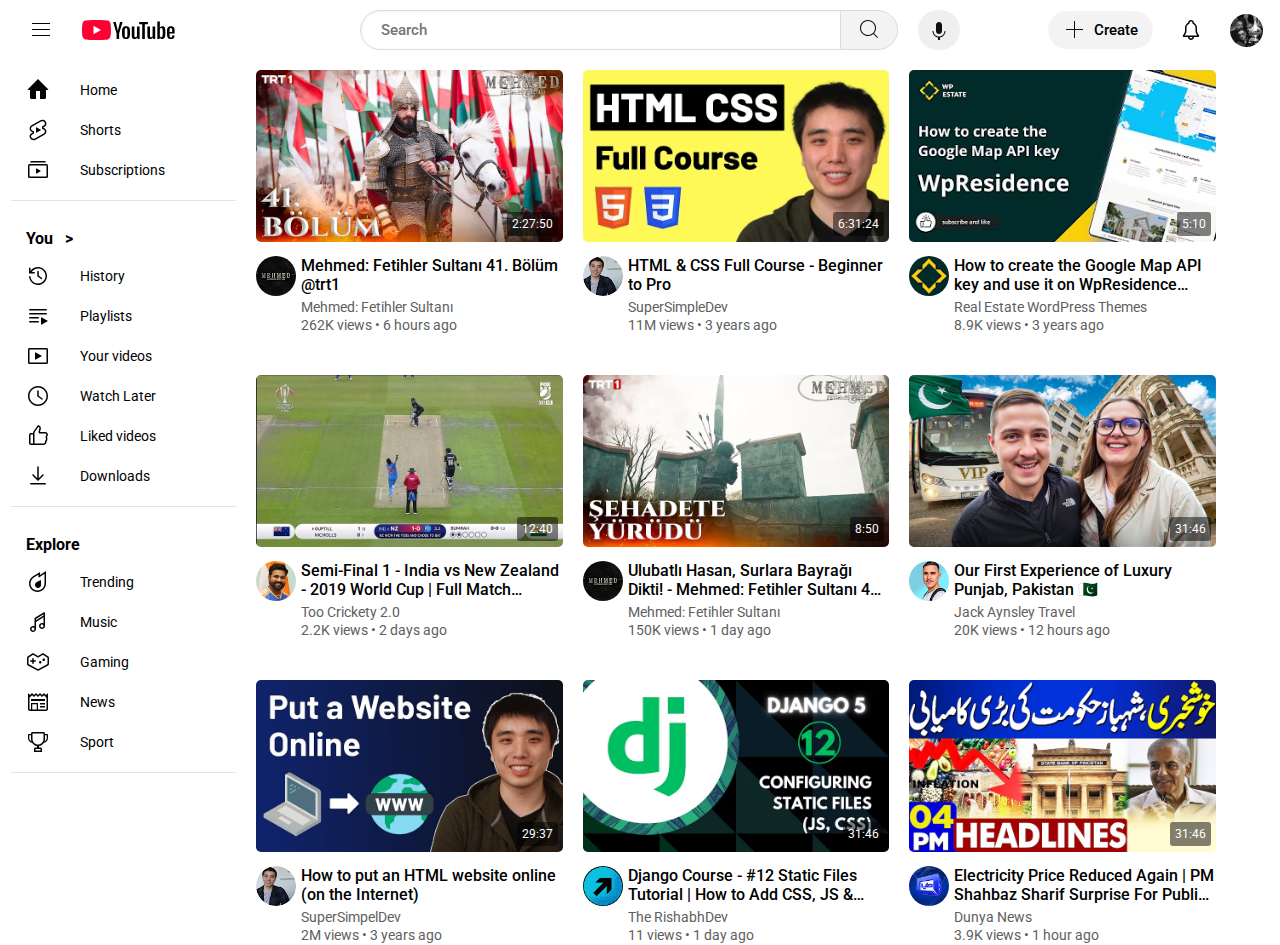
<file: index.html>
<!DOCTYPE html>
<html>

<head>
    <link rel="stylesheet" href="Style.css">
    <link rel="stylesheet" href="Header.css">
    <link rel="stylesheet" href="sidebar.css">
    <link rel="stylesheet" href="mediaQuery.css">
    <title>Youtube Clone with HTML and CSS</title>
    <link rel="preconnect" href="https://fonts.googleapis.com">
    <link rel="preconnect" href="https://fonts.gstatic.com" crossorigin>
    <link href="https://fonts.googleapis.com/css2?family=Roboto:ital,wght@0,100..900;1,100..900&display=swap"
        rel="stylesheet">
</head>

<body>
    <header>
        <div class="left-section">
            <img class="hamburger-menu" src="icons/Hamburger.svg">
            <img src="icons/Youtube Logo.svg">
        </div>
        <div class="middle-section">
            <input class="search-bar" type="search" placeholder="Search">
            <button class="search-button" type="submit"><img src="icons/search.svg"></button>
            <div class="tooltip">
                <button class="search-mic-button"><img src="icons/mic.svg">
                </button>
                <p class="tooltip-text">Search with your voice</p>
            </div>
        </div>
        <div class="right-section">
            <div class="right-inner-section">
                <div class="create-button">
                    <img src="icons/plus.svg">
                    <p>Create</p>
                </div>
                <div class="tooltip">
                    <img class="notification-icon" src="icons/bell .svg">
                    <p class="tooltip-text ">Notification</p>
                </div>
                <img src="Images/Channel Profile.jpg">
            </div>
        </div>
    </header>
    <!-- Sidebar-->
    <nav>
        <div class="sidebar">
            <div class="sidebar-inner-section">
                <div class="sidebar-icon-list">
                    <img src="icons/home.svg">
                    <p>Home</p>
                </div>
                <div class="sidebar-icon-list">
                    <img src="icons/short.svg">
                    <p>Shorts</p>
                </div>
                <div class="sidebar-icon-list">
                    <img src="icons/subscription.svg">
                    <p>Subscriptions</p>

                </div>
            </div>

            <div class="sidebar-inner-section">
                <div class="sidebar-icon-list sidebar-icon-list-title">
                    <p>You &nbsp; &gt;</p>
                </div>
                <div class="sidebar-icon-list">
                    <img src="icons/history.svg">
                    <p>History</p>
                </div>
                <div class="sidebar-icon-list">
                    <img src="icons/playlist.svg">
                    <p>Playlists</p>
                </div>
                <div class="sidebar-icon-list">
                    <img src="icons/your videos.svg">
                    <p>Your videos</p>
                </div>
                <div class="sidebar-icon-list">
                    <img src="icons/watch later.svg">
                    <p>Watch Later</p>
                </div>
                <div class="sidebar-icon-list">
                    <img src="icons/liked videos.svg">
                    <p>Liked videos</p>
                </div>
                <div class="sidebar-icon-list">
                    <img src="icons/download.svg">
                    <p>Downloads</p>
                </div>
            </div>
            <div class="sidebar-inner-section">
                <div class="sidebar-icon-list sidebar-icon-list-title">
                    <p>Explore</p>
                </div>
                <div class="sidebar-icon-list">
                    <img src="icons/trending.svg">
                    <p>Trending</p>
                </div>
                <div class="sidebar-icon-list">
                    <img src="icons/music.svg">
                    <p>Music</p>
                </div>
                <div class="sidebar-icon-list">
                    <img src="icons/gaming.svg">
                    <p>Gaming</p>
                </div>
                <div class="sidebar-icon-list">
                    <img src="icons/news.svg">
                    <p>News</p>
                </div>
                <div class="sidebar-icon-list">
                    <img src="icons/sport.svg">
                    <p>Sport</p>
                </div>
            </div>
        </div>
    </nav>
    <!-- Sidebar End-->
    <div class="video-page">
        <!-- Youtube video 1 -->
        <div class="youtube-video">

            <div class="video-thumbnail">
                <img src="Images/thumbnail 1.avif">
                <p class="youtube-video-time">2:27:50</p>
            </div>
            <div class="video-details">
                <div class="video-author-img">
                    <img src="Images/channels1.jpg">
                </div>
                <div class="video-info">
                    <p class="video-info-title"> Mehmed: Fetihler Sultanı 41. Bölüm @trt1</p>
                    <p class="video-info-sub-title">Mehmed: Fetihler Sultanı </p>
                    <p class="video-info-sub-title">262K views &#x2022; 6 hours ago</p>
                </div>
            </div>
        </div>

        <!-- Youtube Video 1 End -->

        <!-- Youtube video 2 -->
        <div class="youtube-video">

            <div class="video-thumbnail">
                <img src="Images/thumbnail 2.avif">
                <p class="youtube-video-time">6:31:24</p>
            </div>
            <div class="video-details">
                <div class="video-author-img">
                    <img src="Images/channels2.jpg">
                </div>
                <div class="video-info">
                    <p class="video-info-title"> HTML & CSS Full Course - Beginner to Pro</p>
                    <p class="video-info-sub-title">SuperSimpleDev </p>
                    <p class="video-info-sub-title">11M views &#x2022; 3 years ago</p>
                </div>
            </div>
        </div>
        <!-- Youtube Video 2 End -->
        <!-- Youtube video 3 -->
        <div class="youtube-video">

            <div class="video-thumbnail">
                <img src="Images/thumbnail 3.avif">
                <p class="youtube-video-time">5:10</p>
            </div>
            <div class="video-details">
                <div class="video-author-img">
                    <img src="Images/channels3.jpg">
                </div>
                <div class="video-info">
                    <p class="video-info-title"> How to create the Google Map API key and use it on WpResidence
                        theme</p>
                    <p class="video-info-sub-title">Real Estate WordPress Themes</p>
                    <p class="video-info-sub-title">8.9K views &#x2022; 3 years ago</p>
                </div>
            </div>
        </div>
        <!-- Youtube Video 3 End -->

        <!-- Youtube video 4 -->
        <div class="youtube-video">

            <div class="video-thumbnail">
                <img src="Images/thumbnail 4.avif">
                <p class="youtube-video-time">12:40</p>
            </div>
            <div class="video-details">
                <div class="video-author-img">
                    <img src="Images/channels4.jpg">
                </div>
                <div class="video-info">
                    <p class="video-info-title"> Semi-Final 1 - India vs New Zealand - 2019 World Cup | Full Match
                        Highlights</p>
                    <p class="video-info-sub-title">Too Crickety 2.0 </p>
                    <p class="video-info-sub-title">2.2K views &#x2022; 2 days ago</p>
                </div>
            </div>
        </div>
        <!-- Youtube Video 4 End -->

        <!-- Youtube video 5 -->
        <div class="youtube-video">

            <div class="video-thumbnail">
                <img src="Images/thumbnail 5.avif">
                <p class="youtube-video-time">8:50</p>
            </div>
            <div class="video-details">
                <div class="video-author-img">
                    <img src="Images/channels1.jpg">
                </div>
                <div class="video-info">
                    <p class="video-info-title"> Ulubatlı Hasan, Surlara Bayrağı Dikti! - Mehmed: Fetihler Sultanı
                        41. Bölüm @trt1</p>
                    <p class="video-info-sub-title">Mehmed: Fetihler Sultanı</p>
                    <p class="video-info-sub-title">150K views &#x2022; 1 day ago</p>
                </div>
            </div>
        </div>
        <!-- Youtube Video 5 End -->
        <!-- Youtube video 6  -->
        <div class="youtube-video">

            <div class="video-thumbnail">
                <img src="Images/thumbnail 6.avif">
                <p class="youtube-video-time">31:46</p>
            </div>
            <div class="video-details">
                <div class="video-author-img">
                    <img src="Images/channels6.jpg">
                </div>
                <div class="video-info">
                    <p class="video-info-title"> Our First Experience of Luxury Punjab, Pakistan 🇵🇰</p>
                    <p class="video-info-sub-title">Jack Aynsley Travel </p>
                    <p class="video-info-sub-title">20K views &#x2022; 12 hours ago</p>
                </div>
            </div>
        </div>

        <!-- Youtube Video 6 End -->

        <!-- Youtube video 7  -->
        <div class="youtube-video">

            <div class="video-thumbnail">
                <img src="Images/thumbnail 7.avif">
                <p class="youtube-video-time">29:37</p>
            </div>
            <div class="video-details">
                <div class="video-author-img">
                    <img src="Images/channels2.jpg">
                </div>
                <div class="video-info">
                    <p class="video-info-title"> How to put an HTML website online (on the Internet)</p>
                    <p class="video-info-sub-title">SuperSimpelDev </p>
                    <p class="video-info-sub-title">2M views &#x2022; 3 years ago</p>
                </div>
            </div>
        </div>

        <!-- Youtube Video 7 End -->

        <!-- Youtube video 8  -->
        <div class="youtube-video">

            <div class="video-thumbnail">
                <img src="Images/thumbnail 8.avif">
                <p class="youtube-video-time">31:46</p>
            </div>
            <div class="video-details">
                <div class="video-author-img">
                    <img src="Images/channels8.jpg">
                </div>
                <div class="video-info">
                    <p class="video-info-title"> Django Course - #12 Static Files Tutorial | How to Add CSS, JS & Images
                        to Your Django App</p>
                    <p class="video-info-sub-title">The RishabhDev </p>
                    <p class="video-info-sub-title">11 views &#x2022; 1 day ago</p>
                </div>
            </div>
        </div>

        <!-- Youtube Video 8 End -->

        <!-- Youtube video 9  -->
        <div class="youtube-video">

            <div class="video-thumbnail">
                <img src="Images/thumbnail 9.avif">
                <p class="youtube-video-time">31:46</p>
            </div>
            <div class="video-details">
                <div class="video-author-img">
                    <img src="Images/channels9.jpg">
                </div>
                <div class="video-info">
                    <p class="video-info-title"> Electricity Price Reduced Again | PM Shahbaz Sharif Surprise For Public
                        4PM Headlines | Mohsin Nqavi</p>
                    <p class="video-info-sub-title">Dunya News </p>
                    <p class="video-info-sub-title">3.9K views &#x2022; 1 hour ago</p>
                </div>
            </div>
        </div>

        <!-- Youtube Video 9 End -->
    </div>
</body>

</html>
</file>
<file: Style.css>
body{
    margin: 0;
    padding-top: 70px;
}
p{
    margin-top: 0;
    margin-bottom: 0;
    font-family: Roboto, arial;
}

.video-page{
    display: grid;
    grid-template-columns: 1fr 1fr 1fr;
    width: 75%;
    margin-left: 20%;
    column-gap: 20px;
    row-gap: 40px;
}

.video-thumbnail img{ 
    width: 100%;
    border-radius: 5px;
}
.video-thumbnail img:hover{
    border-radius: 0;
}
.video-thumbnail{
    position: relative;
}
.youtube-video-time{
    font-size: 12px;
    padding: 5px;
    border-radius: 3px;
    position: absolute;
    background-color: rgba(0, 0, 0, 0.493);
    color: white;
    right: 5px;
    bottom: 10px;
    
}
.video-details{
    display: grid;
    grid-template-columns: 40px 1fr;
    margin-top: 10px;
    
}

.video-author-img img{
    border-radius: 50%;
    width: 100%;
}
.video-info{
    margin-left: 5px;
}
.video-info-title{
    font-weight: 500;
    margin-bottom: 5px;
    overflow: hidden;
    text-overflow: ellipsis;
    display: -webkit-box;
    -webkit-box-orient: vertical;
    -webkit-line-clamp: 2;
    width: 100%;
}
.video-info-sub-title{
    color: rgb(96, 96, 96);
    font-size: 14px;
    margin-bottom: 2px;
}
</file>
<file: Header.css>
header{
            display: flex;
            flex-direction: row;
            justify-content: space-between;
            height: 60px;
            align-items: center;
            margin-bottom: 20px;
            position: fixed;
            top: 0;
            right: 0;
            left: 0;
            background-color: white;
            z-index: 2;
        }
        .left-section{
            width: 240px;
            display: flex;
            justify-content: start;
            margin-left: 20px;
        }
        .hamburger-menu{
            margin-right: 20px;
        }
        .middle-section{
            display: flex;
            flex: 1;
            margin-left:100px ;
            margin-right: 20px;
            align-items: center;
            justify-content: center;
        }
        .search-bar{
            border: 1px solid  rgb(219, 219, 219);
            border-radius: 50px 0px 0px 50px;
            padding-left: 20px;
            font-size: 16px;
            height: 40px;
            width: 100%;
            box-shadow:  inset 1px 1px 3px rgba(0, 0, 0, 0.05);
        }
        .search-bar:focus{
            padding-left: 40px;
            outline: 1px solid rgba(0, 0, 255, 0);
            border: 1px solid rgb(40, 36, 240);
            z-index: 10;
        }
        .search-bar::placeholder{
            font-size: 15px;
            font-weight: 500;
            font-family: Roboto , arial;

        }
        input[type=search]:focus{
            background-image: url("icons/search.svg");
            background-position:10px 9px;
            background-repeat: no-repeat;
            background-size:20px ;
            
        }
        .search-button{
            
            border-radius: 0px 50px 50px 0px;
            border: 1px solid  rgb(219, 219, 219);
            width: 70px;
            background-color: rgb(243, 243, 243);
            margin-left: -1px;
            margin-right: 20px;
            height: 40px;

        }
        .search-mic-button{
            margin-left: 20x;
            border: none;
            padding: 9px;
            height: 40px;
            border-radius: 50px;
        }
        .tooltip{
            display: flex;
            position: relative;
            justify-content: center;
        }
        .tooltip-text{
            position: absolute;
            bottom: -40px;
            font-size: 12px;
            background-color: rgb(99, 97, 97);
            color: white;
            padding: 8px;
            border-radius: 2px;
            white-space: nowrap;
            opacity: 0;
            pointer-events: none;
            transition: opacity 0.25s;
        }
        .tooltip:hover .tooltip-text{
            opacity: 1;
        }
        .right-section{
            width: 300px;
            display: flex;
            align-items: center;
            justify-content: end;
        }
        .right-inner-section{
            width: 250px;
            height: 100%;
            display: flex;
            justify-content: space-evenly;
            align-items: center;
        }
        .create-button{
            display: flex;
            align-items: center;
            background-color: rgb(243, 243, 243) ;
            height: 38px;
            border-radius: 50px;
            padding-left: 15px;
            padding-right: 15px;
            font-size: 15px;
            font-weight: 500;


        }
        .create-button img{
            padding-right: 7px;
        }
        .notification-icon, .hamburger-menu{
            border: none;
            padding: 9px;
            border-radius: 50px;
        }
        .right-section img:last-child{
            width: 33px;
            height: 33px;
            border-radius: 50px;
        }
        .hamburger-menu:hover ,.search-button:hover , .search-mic-button:hover , .create-button:hover , .notification-icon:hover{
            background-color: rgb(223, 222, 222) ;
            cursor: pointer;
        }
        .right-section img:last-child, .left-section img:last-child{
            cursor: pointer;
        }
</file>
<file: sidebar.css>
.sidebar{
    width: 20%;
    font-size: 14px;
    position: absolute;
    
}
.sidebar-inner-section{
    margin-left: 11px;
    margin-right: 20px;
    padding-bottom: 10px;
    border-bottom: 1px solid rgb(230, 229, 229);
    
}
.sidebar-icon-list:hover{
    background-color: rgb(241, 241, 241);
    border-radius: 8px;
    
}
.sidebar-icon-list-title:hover{
    background:none;
        
}

.sidebar-icon-list{
    display: flex;
    align-items: center;
    padding: 8px 15px;
}
.sidebar-icon-list p:first-child{
    font-weight: bold;
    font-size: 16px;
    padding-top: 20px;
}
.sidebar-icon-list img{
    margin-right: 30px;
}
</file>
<file: mediaQuery.css>
@media (max-width: 600px){
    .video-page{
        grid-template-columns: 1fr;
    }
    .sidebar{
        width: 100px;
    }
    .video-page{
        margin-left: 100px;
        margin-right: 15px;
    }
    .search-bar{
        display: none;
    }
    .search-button{
        display: none;
    }
    .right-section{
        width: 150px;
    }
    .right-inner-section{
        justify-content: start;
    }
    .create-button{
        display: none;

    }

}
@media (max-width: 900px){
    .left-section{
        width: 170px;

    }
    .hamburger-menu{
        margin-right: 5px;
    }
    .middle-section{
        margin-left: 10px;
    }
    .sidebar-icon-list{
        flex-direction: column;
        justify-content: center;
        align-items: center;
        font-size: 10px;
        white-space: nowrap;
    }
    .sidebar-icon-list img{
        margin-right: 0;
        margin-bottom: 2px;
    }
    .sidebar-icon-list p:first-child{
        display: none;
    }
}
@media (min-width: 601px) and (max-width: 850px){
    .video-page{
        grid-template-columns: 1fr 1fr;
    }

}
@media (min-width: 851px) and (max-width: 999px){
    .video-page{
        grid-template-columns: 1fr 1fr 1fr;
    }
}
@media (min-width: 1500px){
    .video-page{
        grid-template-columns: 1fr 1fr 1fr 1fr;
    }
}
</file>
